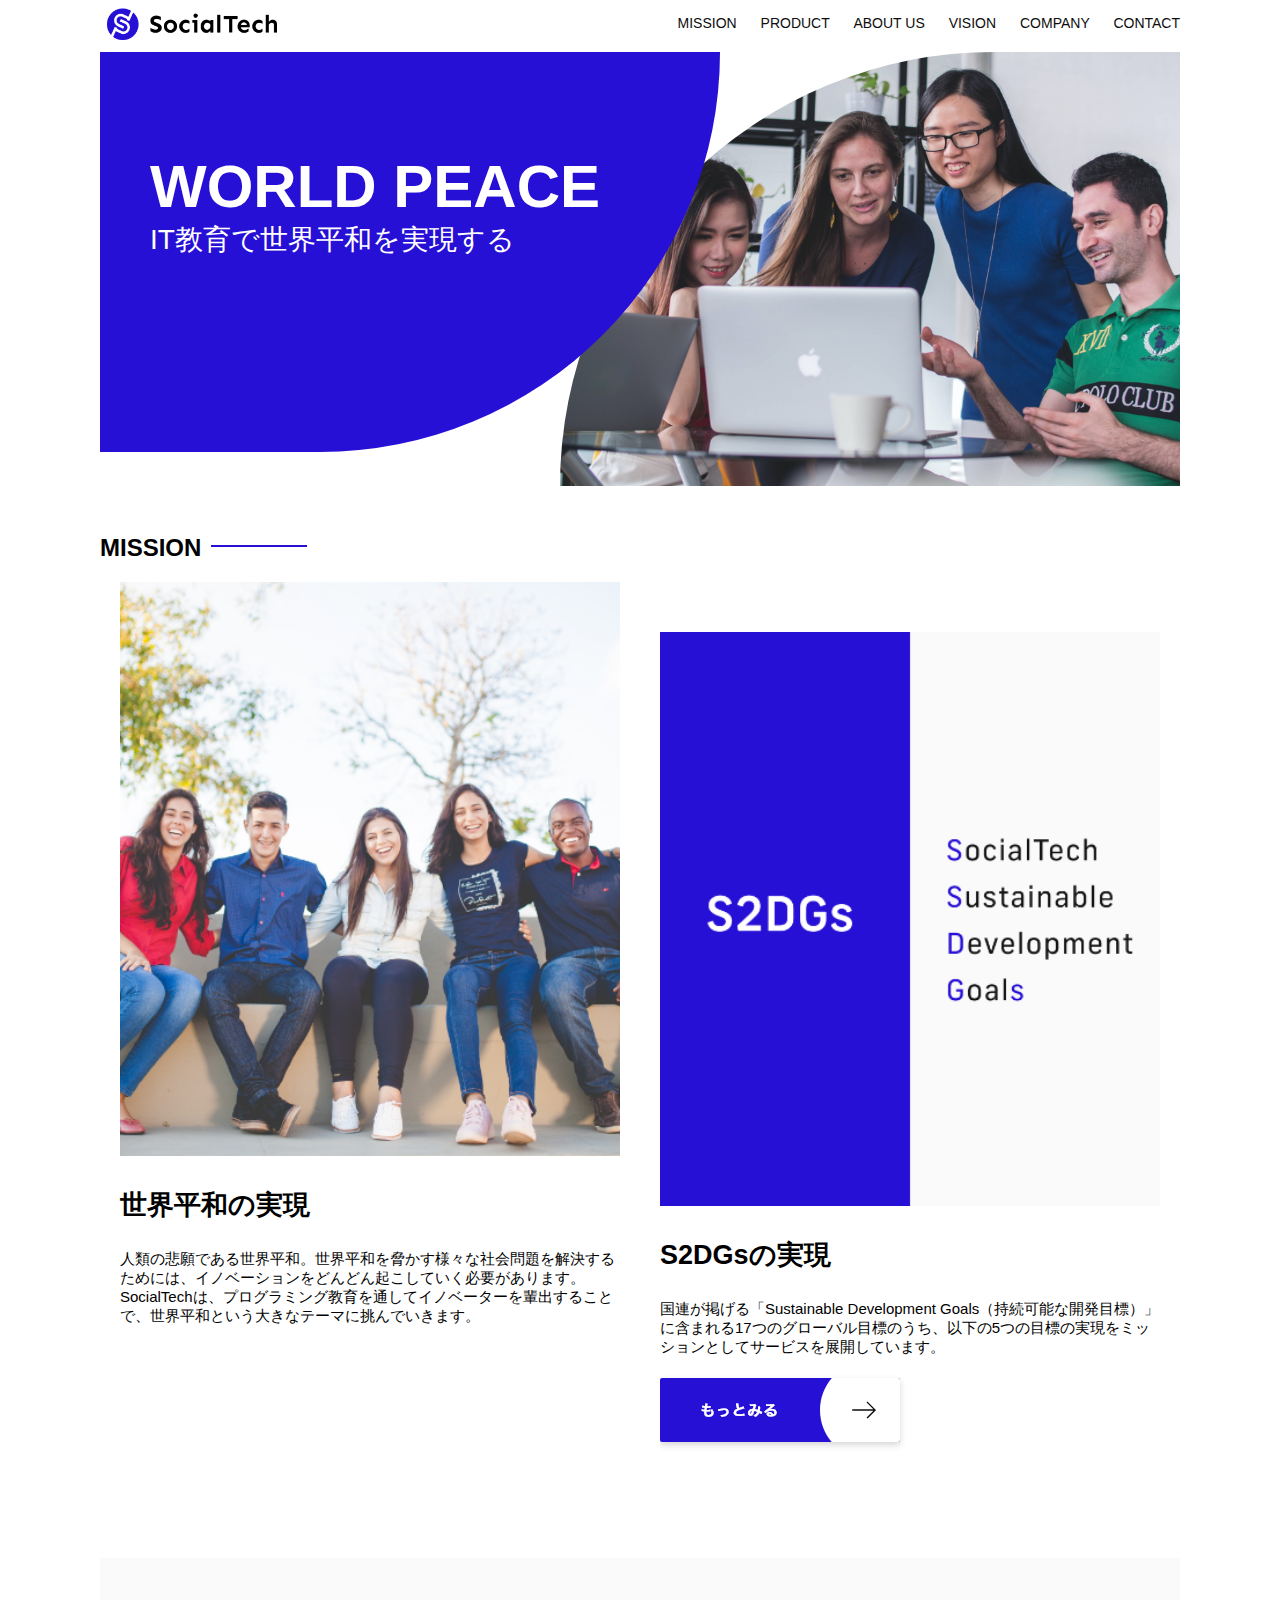
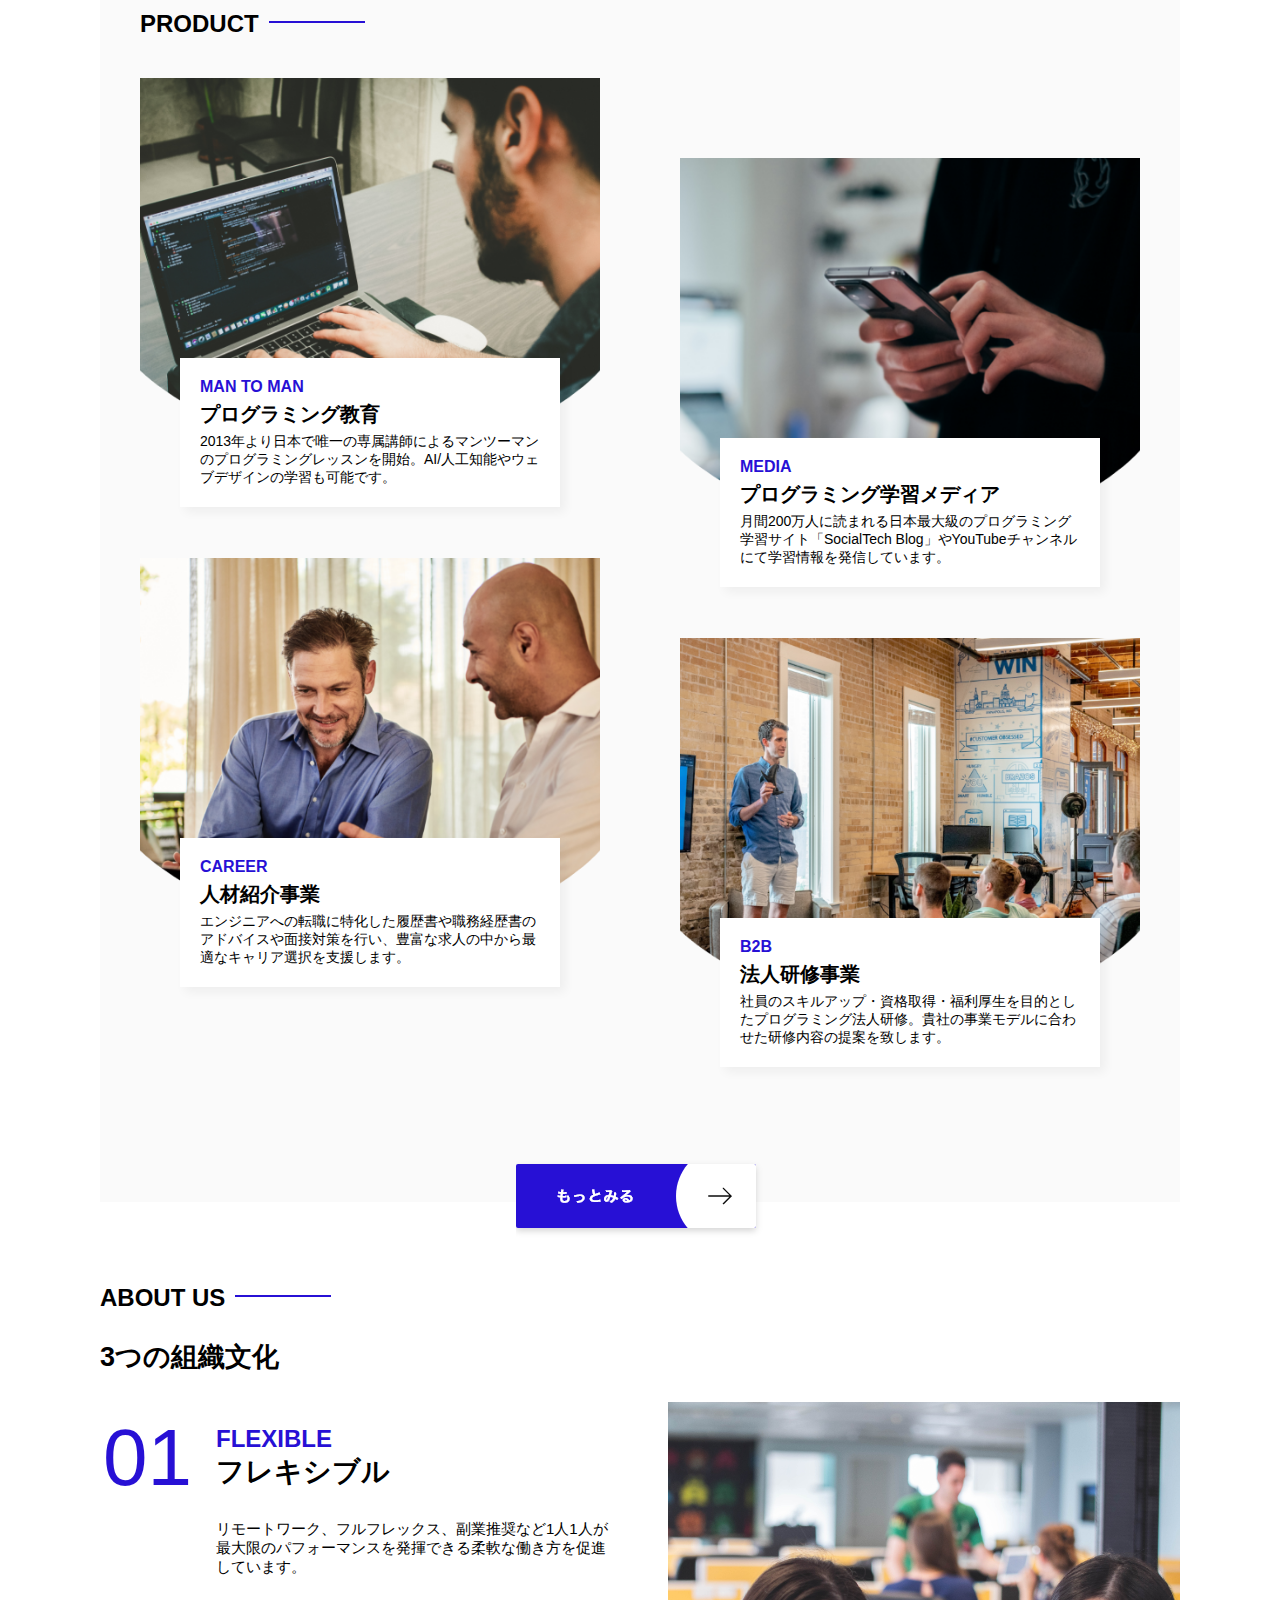
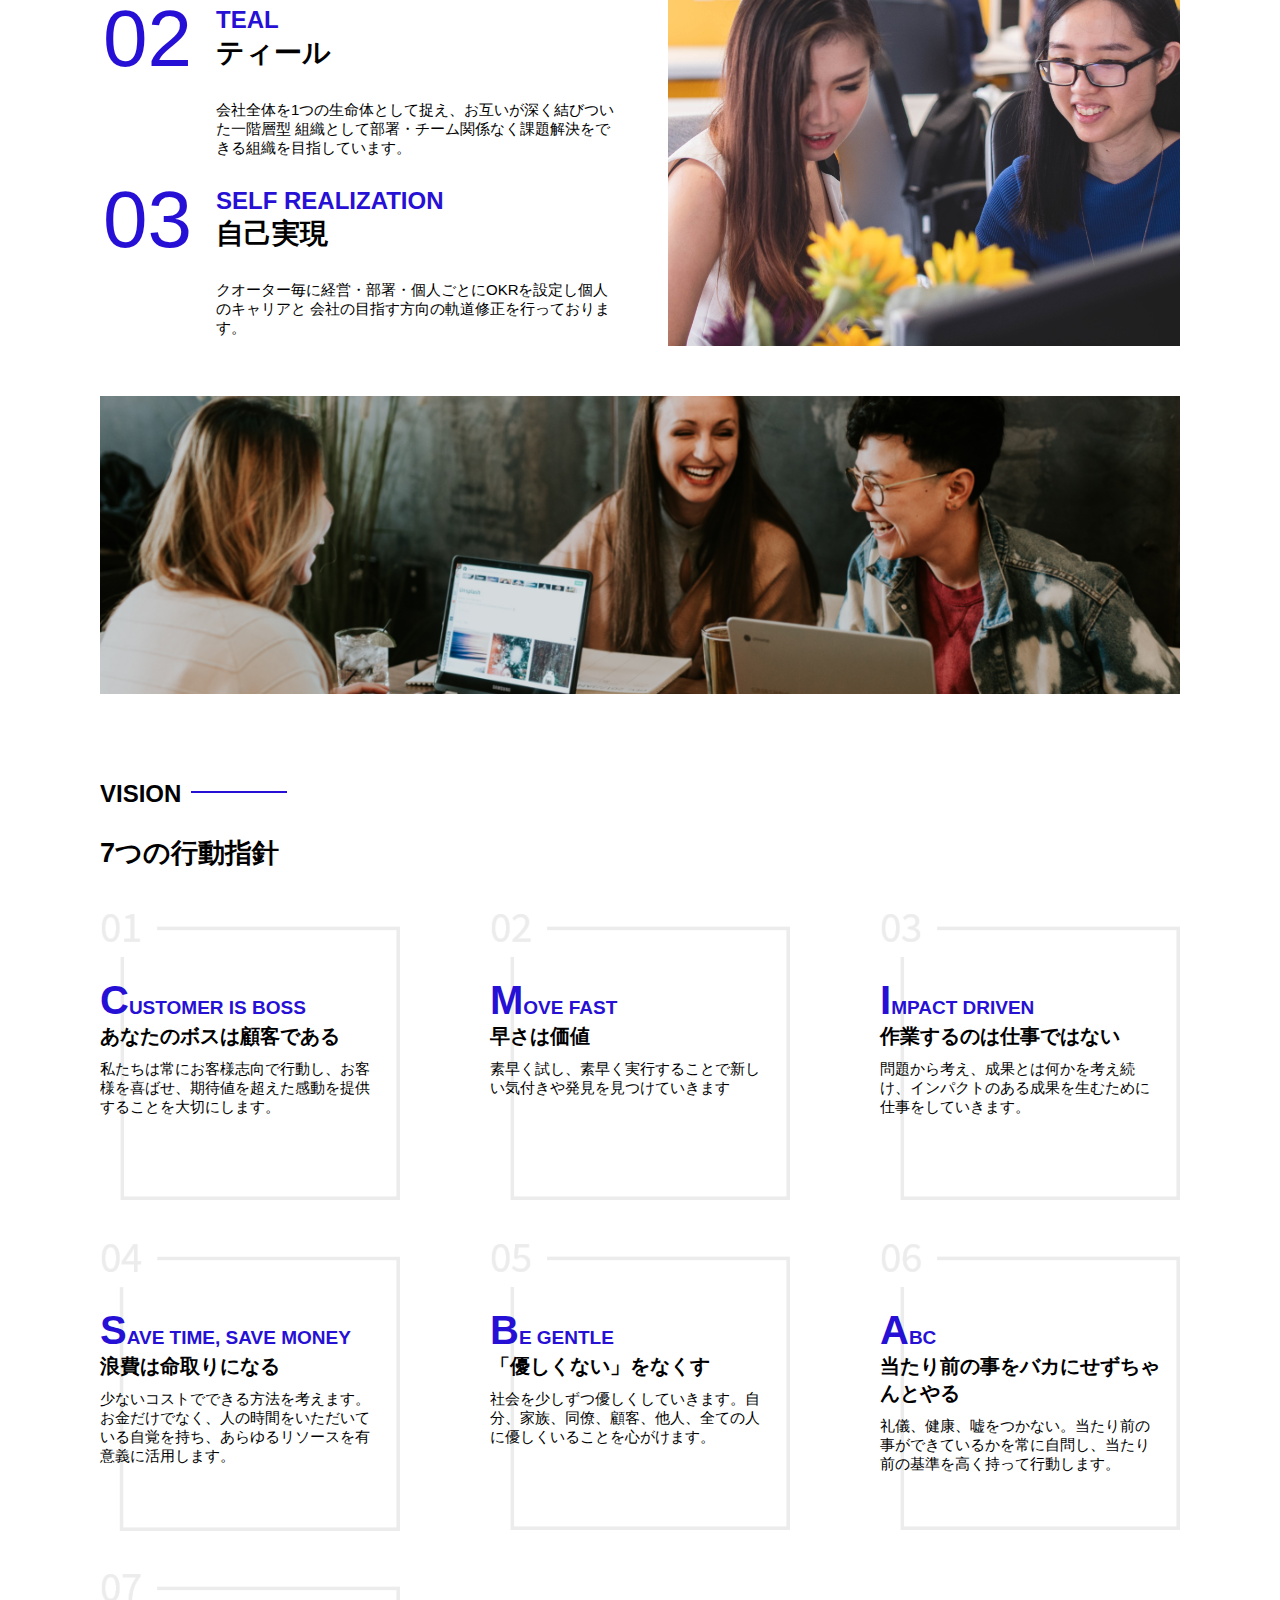
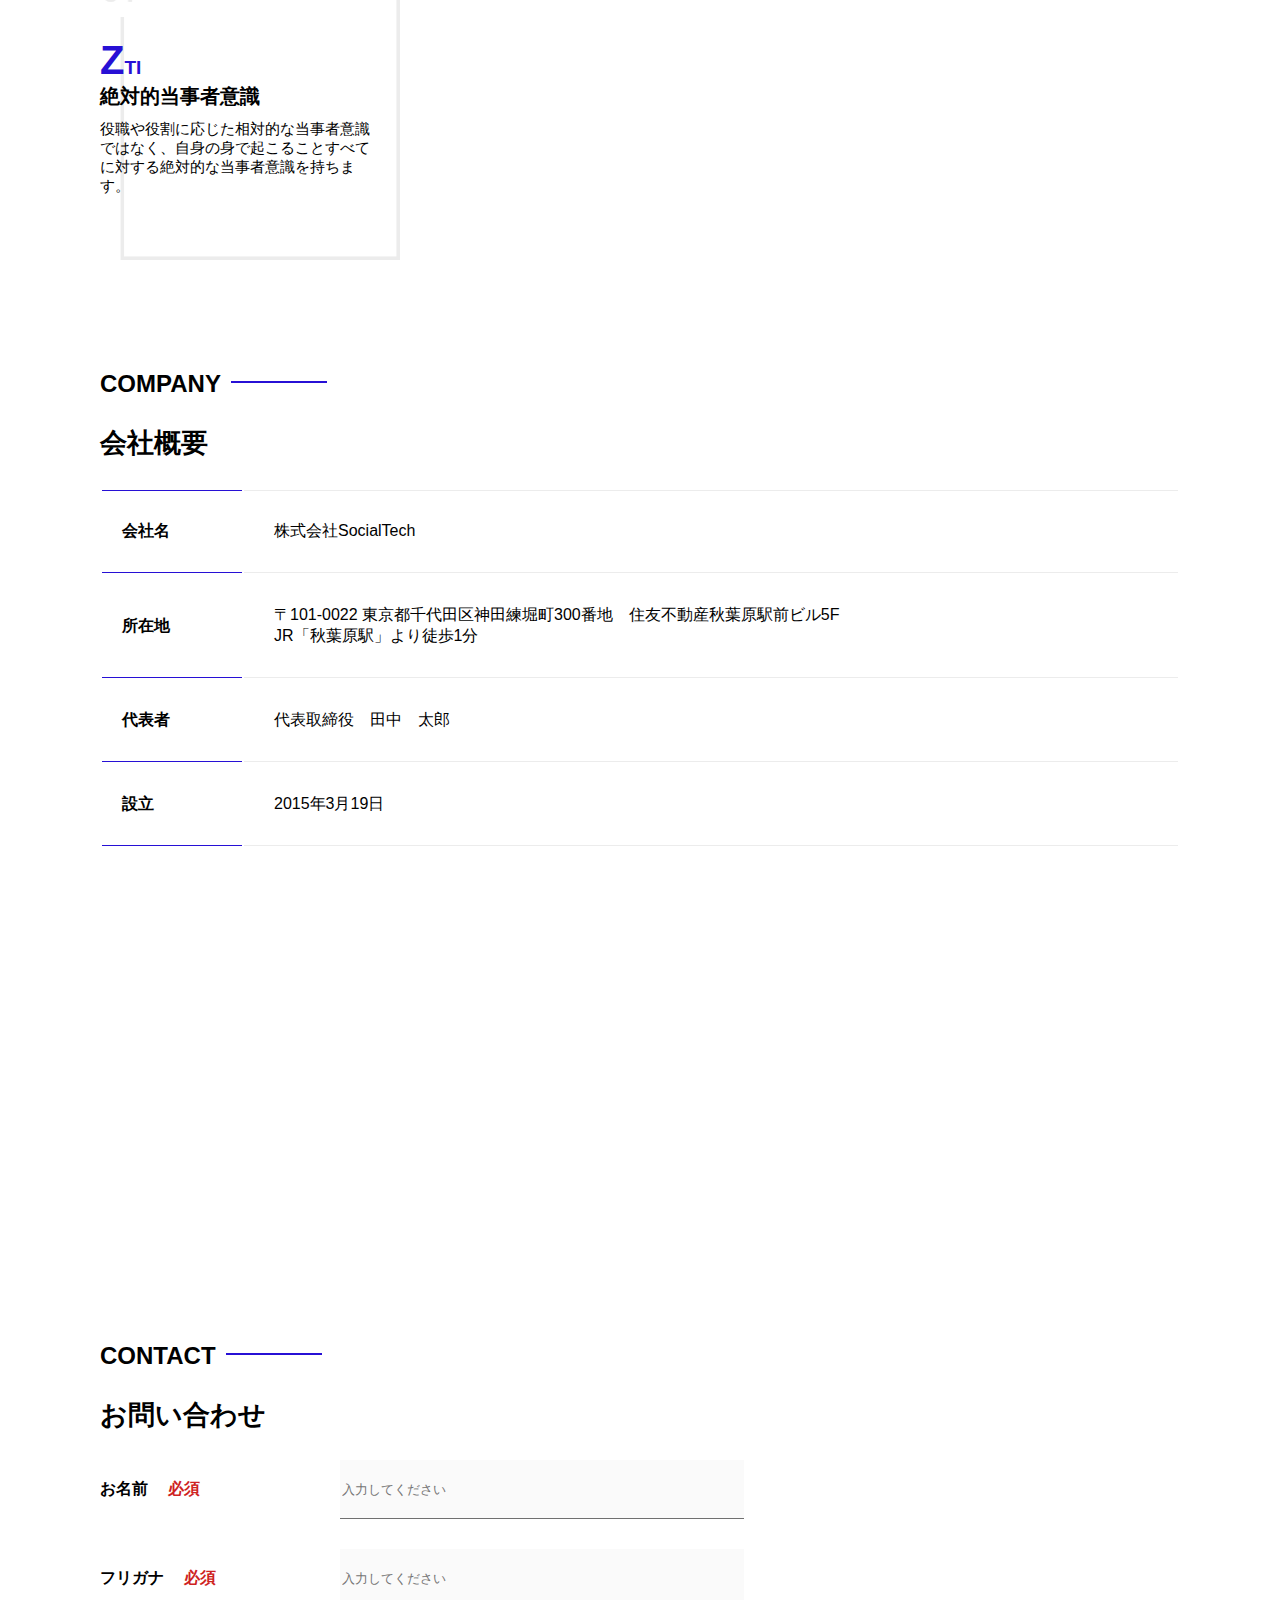
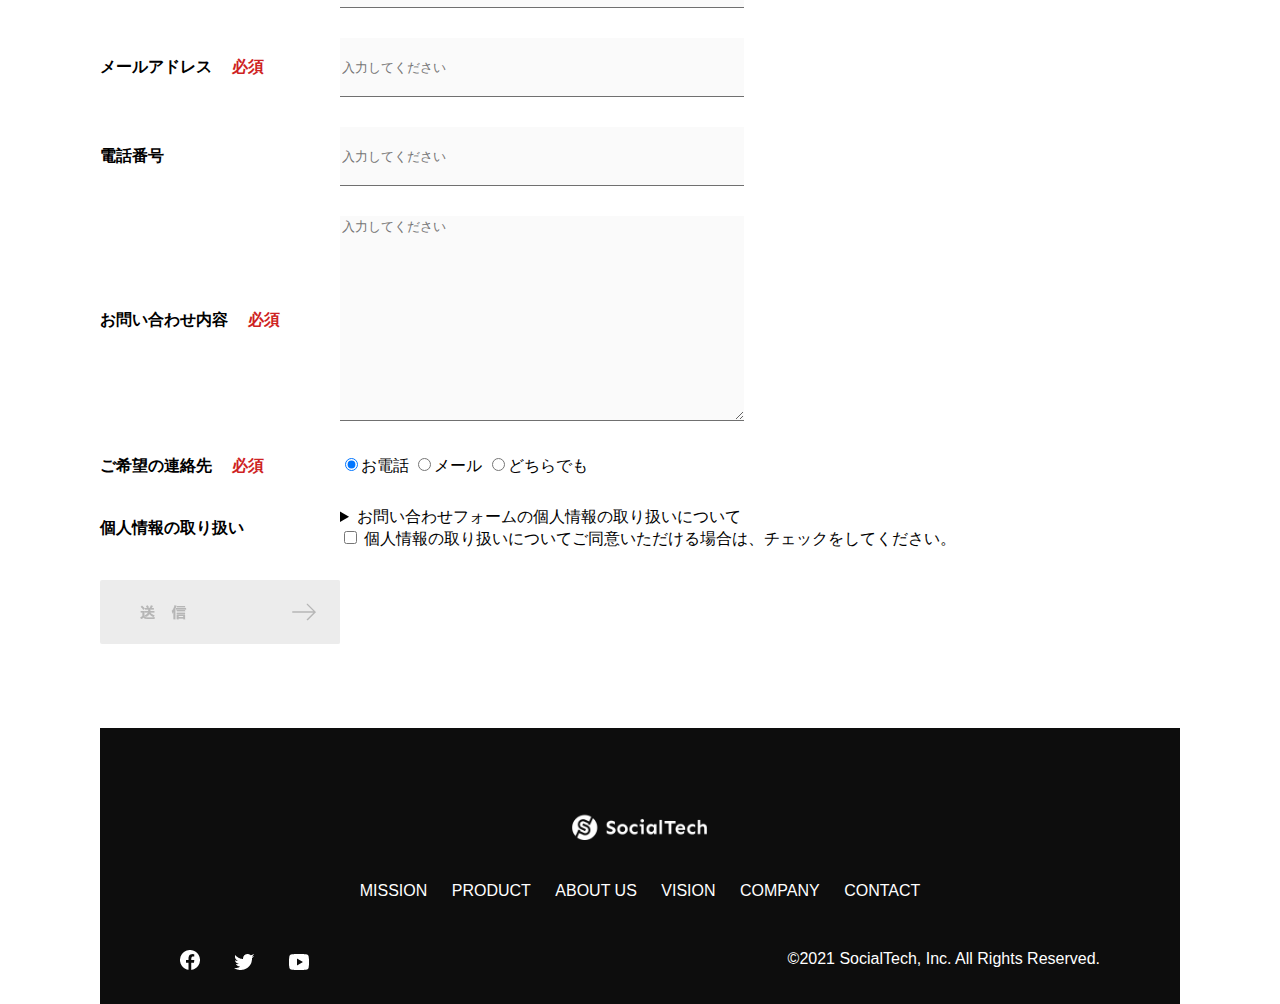
<file: index.html>
<!DOCTYPE html>
<html>
  <head>
    <title>SocialTech</title>
    <meta charset="UTF-8">
    <meta name="description" content="SocialTechはEdTech業界のリーディングカンパニーを目指します。">
    <meta name="viewport" content="width=device-width,initial-scale=1.0">
    <meta name="twitter:card" content="summary">
    <meta name="twitter:site" content="@canna_390392">
    <meta property="og:url" content="https://primula02.github.io/SocialTech/">
    <meta property="og:title" content="SocialTech">
    <meta property="og:description" content="SocialTechはEdTech業界のリーディングカンパニーを目指します。">
    <meta property="og:image" content="https://primula02.github.io/SocialTech/images/logo.png">
   <link rel="stylesheet" href="style.css">
  </head>
    <body>
      <!-- ヘッダー -->
      <header>
        <!-- ロゴ -->
        <a href="index.html" id="logo"><img src="images/logo.png" alt="トップページに戻る"></a>

      <!-- PC用ナビゲーション -->
      <nav id="nav-pc">
      <a href="mission.html">MISSION</a>
      <a href="product.html">PRODUCT</a>
      <a href="index.html#aboutus">ABOUT US</a>
      <a href="index.html#vision">VISION</a>
      <a href="index.html#company">COMPANY</a>
      <a href="index.html#contact">CONTACT</a>
    </nav>
    <!-- スマホ用メニューボタン -->
    <img id="menu-sp" src="images/button-menu.png" alt="ナビゲーションを開く" onclick="document.getElementById('nav-sp').style.display = 'block'">

     <!-- スマホ用ナビゲーション -->
     <nav id="nav-sp">
       <img id="close" src="images/button-close.png" alt="ナビゲーションを閉じる" onclick="document.getElementById('nav-sp').style.display = 'none'">
       <a id="logo-sp" href="index.html" onclick="document.getElementById('nav-sp').style.display = 'none'"><img
           src="images/logo-sp.png" alt="トップページに戻る"></a>
       <a class="menu" href="mission.html" onclick="document.getElementById('nav-sp').style.display = 'none'">MISSION</a>
       <a class="menu" href="product.html" onclick="document.getElementById('nav-sp').style.display = 'none'">PRODUCT</a>
       <a class="menu" href="index.html#aboutus" onclick="document.getElementById('nav-sp').style.display = 'none'">ABOUT
         US</a>
       <a class="menu" href="index.html#vision"
         onclick="document.getElementById('nav-sp').style.display = 'none'">VISION</a>
       <a class="menu" href="index.html#company"
         onclick="document.getElementById('nav-sp').style.display = 'none'">COMPANY</a>
       <a class="menu" href="index.html#contact"
         onclick="document.getElementById('nav-sp').style.display = 'none'">CONTACT</a>
       <div id="sns">
         <a href="https://www.facebook.com/sejuku2013"><img src="images/button-facebook.png" alt="Facebookのリンク"></a>
         <a href="https://twitter.com/samuraijuku"><img src="images/button-twitter.png" alt="Twitterのリンク"></a>
         <a href="https://www.youtube.com/channel/UCCFOQO5aDK0xXam4cUQXT8g"><img src="images/button-youtube.png" alt="YouTubeのリンク"></a>
       </div>
     </nav>
  </header>

<!--======== 後略 ========-->

  <main>
    <article>
     <!-- メインビジュアル -->
     <section id="main-visual">
      <div id="main-message">
          <h1>WORLD PEACE</h1>
          <p>IT教育で世界平和を実現する</p>
      </div>
      <img src="images/index/index-main.png" alt="PCの周りに集まる多国籍の仲間たち">
       </section>

       <!-- ミッション -->
       <section id="mission">
        <h2 class="index-h2">MISSION</h2>
        <div id="mission-flex">
          <div>
            <img id="mission-photo" src="images/index/index-mission.png" alt="屋外のベンチで写真を撮影する多国籍の仲間たち">
            <h3>世界平和の実現</h3>
            <p>
              人類の悲願である世界平和。世界平和を脅かす様々な社会問題を解決するためには、イノベーションをどんどん起こしていく必要があります。<br>SocialTechは、プログラミング教育を通してイノベーターを輩出することで、世界平和という大きなテーマに挑んでいきます。
            </p>
          </div>
        <div>
          <img id="s2dgs" src="images/index/s2dgs.png" alt="S2DGs">
          <h3>S2DGsの実現</h3>
          <p>国連が掲げる「Sustainable Development Goals（持続可能な開発目標）」に含まれる17つのグローバル目標のうち、以下の5つの目標の実現をミッションとしてサービスを展開しています。</p>
          <a href="mission.html">
            <img src="images/button-more.png" alt="もっとみる">
          </a>
      </div>
        </div>
       </section>
        <!-- プロダクト -->
      <section id="product">
        <h2 class="index-h2">PRODUCT</h2>
        <div>
          <div id="product-left">
            <div>
              <img class="product-photo" src="images/index/index-mantoman.png" alt="PCでコードを書く男性">
              <div class="product-explain">
                <span>MAN TO MAN</span>
                <h3>プログラミング教育</h3>
                <p>2013年より日本で唯一の専属講師によるマンツーマンのプログラミングレッスンを開始。AI/人工知能やウェブデザインの学習も可能です。</p>
              </div>
            </div>
            <div>
              <img class="product-photo" src="images/index/index-career.png" alt="笑顔で話し合う2人の男性">
              <div class="product-explain">
                <span>CAREER</span>
                <h3>人材紹介事業</h3>
                <p>エンジニアへの転職に特化した履歴書や職務経歴書のアドバイスや面接対策を行い、豊富な求人の中から最適なキャリア選択を支援します。</p>
              </div>
            </div>
          </div>
          <div id="product-right">
            <div>
              <img class="product-photo" src="images/index/index-media.png" alt="スマートフォンを操作する人">
              <div class="product-explain">
                <span>MEDIA</span>
                <h3>プログラミング学習メディア</h3>
                <p>月間200万人に読まれる日本最大級のプログラミング学習サイト「SocialTech Blog」やYouTubeチャンネルにて学習情報を発信しています。</p>
              </div>
            </div>
            <div>
              <img class="product-photo" src="images/index/index-b2b.png" alt="講演中の男性とそれを聴く人々">
              <div class="product-explain">
                <span>B2B</span>
                <h3>法人研修事業</h3>
                <p>社員のスキルアップ・資格取得・福利厚生を目的としたプログラミング法人研修。貴社の事業モデルに合わせた研修内容の提案を致します。</p>
              </div>
            </div>
          </div>
        </div>
        <div>
          <a id="product-more" href="product.html">
            <img src="images/button-more.png" alt="もっとみる">
          </a>
   </div>
  </section>
    <!---ABOUT US-->
    <section id="aboutus">
      <h2 class="index-h2">ABOUT US</h2>
      <h3>3つの組織文化</h3>
      <div>
        <table class="culture-table">
          <tr>
            <td>
              <span class="culture-num">01</span>
            </td>
            <td>
              <span class="culture-en">FLEXIBLE</span>
              <span class="culture-jp">フレキシブル</span>
            </td>
          </tr>
          <tr>
            <td>
              <!--空のセル-->
            </td>
            <td>
              <p class="culture-description">
                リモートワーク、フルフレックス、副業推奨など1人1人が最大限のパフォーマンスを発揮できる柔軟な働き方を促進しています。
              </p>
            </td>
          </tr>
          <tr>
            <td>
              <span class="culture-num">02</span>
            </td>
            <td>
              <span class="culture-en">TEAL</span>
              <span class="culture-jp">ティール</span>
            </td>
          </tr>
          <tr>
            <td>
              <!--空のセル-->
            </td>
            <td>
              <p class="culture-description">
                会社全体を1つの生命体として捉え、お互いが深く結びついた一階層型
                組織として部署・チーム関係なく課題解決をできる組織を目指しています。
              </p>
            </td>
          </tr>
          <tr>
            <td>
              <span class="culture-num">03</span>
            </td>
            <td>
              <span class="culture-en">SELF REALIZATION</span>
              <span class="culture-jp">自己実現</span>
            </td>
          </tr>
          <tr>
            <td>
              <!--空のセル-->
            </td>
            <td>
              <p class="culture-description">
                クオーター毎に経営・部署・個人ごとにOKRを設定し個人のキャリアと
                会社の目指す方向の軌道修正を行っております。
              </p>
            </td>
          </tr>
        </table>
         <img class="culture-img" src="images/index/index-aboutus1.png" alt="笑顔で話し合う2人の女性">
      </div>
       <img class="culture-img2" src="images/index/index-aboutus2.png" alt="笑顔で話し合う3人の男女">
    </section>
 <!-- VISION -->
 <section id="vision">
  <h2 class="index-h2">VISION</h2>
  <h3>7つの行動指針</h3>
  <div>
    <div class="vision-box">
      <img src="images/index/vision-01.png" alt="01">
      <span>
        <h4>CUSTOMER IS BOSS</h4>
        <h5>あなたのボスは顧客である</h5>
        <p>私たちは常にお客様志向で行動し、お客様を喜ばせ、期待値を超えた感動を提供することを大切にします。</p>
      </span>
  </div>
<div class="vision-box">
  <img src="images/index/vision-02.png" alt="02">
  <span>
    <h4>MOVE FAST</h4>
    <h5>早さは価値</h5>
    <p>素早く試し、素早く実行することで新しい気付きや発見を見つけていきます</p>
  </span>
  </div>
  <div class="vision-box">
    <img src="images/index/vision-03.png" alt="03">
    <span>
      <h4>IMPACT DRIVEN</h4>
      <h5>作業するのは仕事ではない</h5>
      <p>問題から考え、成果とは何かを考え続け、インパクトのある成果を生むために仕事をしていきます。</p>
    </span>
    </div>
    <div class="vision-box">
      <img src="images/index/vision-04.png" alt="04">
      <span>
        <h4>SAVE TIME, SAVE MONEY</h4>
        <h5>浪費は命取りになる</h5>
        <p>少ないコストでできる方法を考えます。お金だけでなく、人の時間をいただいている自覚を持ち、あらゆるリソースを有意義に活用します。</p>
      </span>
      </div>
      <div class="vision-box">
        <img src="images/index/vision-05.png" alt="05">
        <span>
          <h4>BE GENTLE</h4>
          <h5>「優しくない」をなくす</h5>
          <p>社会を少しずつ優しくしていきます。自分、家族、同僚、顧客、他人、全ての人に優しくいることを心がけます。</p>
        </span>
        </div>
        <div class="vision-box">
          <img src="images/index/vision-06.png" alt="06">
          <span>
            <h4>ABC</h4>
            <h5>当たり前の事をバカにせずちゃんとやる</h5>
            <p>礼儀、健康、嘘をつかない。当たり前の事ができているかを常に自問し、当たり前の基準を高く持って行動します。</p>
          </span>
          </div>
          <div class="vision-box">
            <img src="images/index/vision-07.png" alt="07">
            <span>
              <h4>ZTI</h4>
              <h5>絶対的当事者意識</h5>
              <p>役職や役割に応じた相対的な当事者意識ではなく、自身の身で起こることすべてに対する絶対的な当事者意識を持ちます。</p>
            </span>
            </div>
          </div>
      </section>
        <!-- COMPANY -->
        <section id="company">
          <h2 class="index-h2">COMPANY</h2>
          <h3>会社概要</h3>
        <table id="company-table">
          <tr>
            <th class="tableheader-first">会社名</th>
            <td class="cell-first">株式会社SocialTech</td>
          </tr>
          <tr>
            <th class="tableheader">所在地</th>
            <td class="cell">〒101-0022 東京都千代田区神田練堀町300番地　住友不動産秋葉原駅前ビル5F<br>JR「秋葉原駅」より徒歩1分</td>
          </tr>
          <tr>
            <th class="tableheader">代表者</th>
            <td class="cell">代表取締役　田中　太郎</td>
          </tr>
          <tr>
            <th class="tableheader">設立</th>
            <td class="cell">2015年3月19日</td>
            </tr>
          </table>
              <iframe
              src="https://www.google.com/maps/embed?pb=!1m18!1m12!1m3!1d3240.0688551336807!2d139.7720776771055!3d35.69992317258124!2m3!1f0!2f0!3f0!3m2!1i1024!2i768!4f13.1!3m3!1m2!1s0x60188fee13660e23%3A0x77137876edf742ac!2z5L2P5Y-L5LiN5YuV55Sj56eL6JGJ5Y6f6aeF5YmN44OT44Or!5e0!3m2!1sja!2sjp!4v1704858013291!5m2!1sja!2sjp"
              style="border:0;" allowfullscreen="" loading="lazy"> 
            </iframe>
        </section>
          <!-- お問い合わせフォーム -->
          <section id="contact">
            <h2 class="index-h2">CONTACT</h2>
            <h3>お問い合わせ</h3>
            <form>
              <div>
                <div class="contact-heading">
                  <label class="contact-label">お名前<span class="contact-span">必須</span></label>
                </div>
                <div>
                  <input type="text" name="name" placeholder="入力してください" class="contact-textbox">
                </div>
              </div>
              <div>
              <div class="contact-heading">
                <label class="contact-label">フリガナ<span class="contact-span">必須</span></label>
              </div>
              <div>
                <input type="text" name="hurigana" placeholder="入力してください" class="contact-textbox">
            </div>
          </div>
          <div>
            <div class="contact-heading">
            <label class="contact-label">メールアドレス<span class="contact-span">必須</span></label> 
         </div>
         <div>
          <input type="text" name="email" placeholder="入力してください" class="contact-textbox">
         </div>
         </div>
         <div>
          <div class="contact-heading">
            <label class="contact-label">電話番号</label>
          </div>
          <div>
            <input type="text" name="tel" placeholder="入力してください" class="contact-textbox">
          </div>
        </div>
        <div>
          <div class="contact-heading">
            <label class="contact-label">お問い合わせ内容<span class="contact-span">必須</span></label>   
          </div>
        <div>
          <textarea class="contact-textarea" placeholder="入力してください" name="message"></textarea>
        </div>
        </div>
        <div>
        <div class="contact-heading">
          <label class="contact-label">ご希望の連絡先<span class="contact-span">必須</span></label>   
        </div>
        <div>
          <input class="radiobutton" type="radio" value="tel" name="contact" checked><label>お電話</label>
          <input class="radiobutton" type="radio" value="mail" name="contact"><label>メール</label>
          <input class="radiobutton" type="radio" value="both" name="contact"><label>どちらでも</label>
        </div>
       </div>
       <div>
       <div class="contact-heading">
        <label class="contact-label">個人情報の取り扱い</label>   
      </div>
      <div>
        <details>
          <summary>お問い合わせフォームの個人情報の取り扱いについて</summary>
          <div>
            <span>１．組織の名称又は氏名</span><br>
            株式会社SocialTech<br><br>
            <span>２．個人情報保護管理者（若しくはその代理人）の氏名又は職名、所属及び連絡先
              鈴木 一郎 コーポレート部</span><br>
            メールアドレス：samurai@example.com<br>
            TEL：03-1234-5678<br>
            <span>３．個人情報の利用目的</span><br>
            ・本サービス及び本サービスに関連する情報の提供又はそれらに関する連絡のため<br>
            ・ユーザーの本人確認のため<br>
            ・当社サービスのご案内のため<br>
            ・当社の商品等の広告または宣伝（電子メールによるものを含むものとします。）<br><br>
            <span>４．個人情報の取り扱い業務の委託</span><br>
            個人情報の取扱業務の全部または一部を外部に業務委託する場合があります。<br>
            その際、弊社は、個人情報を適切に保護できる管理体制を敷き実行していることを条件として<br>
            委託先を厳選したうえで、機密保持契約を委託先と締結し、お客様の個人情報を厳密に管理させます。<br><br>
            <span>５．個人情報の開示等の請求</span><br>
            お客様は、弊社に対してご自身の個人情報の開示等（利用目的の通知、開示、内容の訂正・追加・削除、利用の停止または消去、第三者への提供の停止）に関して、当社問合わせ窓口に申し出ることができます。<br>
            その際、弊社はお客様ご本人を確認させていただいたうえで、合理的な期間内に対応いたします。<br><br>
            なお、個人情報に関する弊社問合わせ先は、次の通りです。<br><br>
            株式会社SocialTech　個人情報問合せ窓口<br>
            〒101-0022 東京都千代田区神田練塀町300番地 住友不動産秋葉原駅前ビル5F<br>
            メールアドレス：samurai@example.com　TEL：03-1234-5678<br><br>
            <span>６．個人情報を提供されることの任意性について</span><br><br>
            お客様がご自身の個人情報を弊社に提供されるか否かは、お客様のご判断によりますが、もしご提供されない場合には、適切なサービスが提供できない場合がありますので予めご了承ください。
          </div>
        </details>
        <input type="checkbox" name="agree">
        <span>個人情報の取り扱いについてご同意いただける場合は、チェックをしてください。</span>
      </div>
     </div>
     <input type="image" src="images/button-submit.png" alt="送信する">
    </form>
   </section>
  </article>
  <footer>
    <div id="footer-logo">
      <img src="images/logo-sp.png" alt="SocialTech">
    </div>
    <div id="footer-link">
      <a href="mission.html">MISSION</a>
      <a href="product.html">PRODUCT</a>
      <a href="index.html#aboutus">ABOUT US</a>
      <a href="index.html#vision">VISION</a>
      <a href="index.html#company">COMPANY</a>
      <a href="index.html#contact">CONTACT</a>
    </div>
    <div id="sns-footer">
      <a href="https://www.facebook.com/sejuku2013"><img src="images/button-facebook.png" alt="Facebookのリンク"></a>
      <a href="https://twitter.com/samuraijuku"><img src="images/button-twitter.png" alt="Twitterのリンク"></a>
      <a href="https://www.youtube.com/channel/UCCFOQO5aDK0xXam4cUQXT8g"><img src="images/button-youtube.png" alt="YouTubeのリンク"></a>
       <span id="copyright">&copy;2021 SocialTech, Inc. All Rights Reserved. </span>
    </div>
  </footer>
</main>
</body>

</html>
</file>
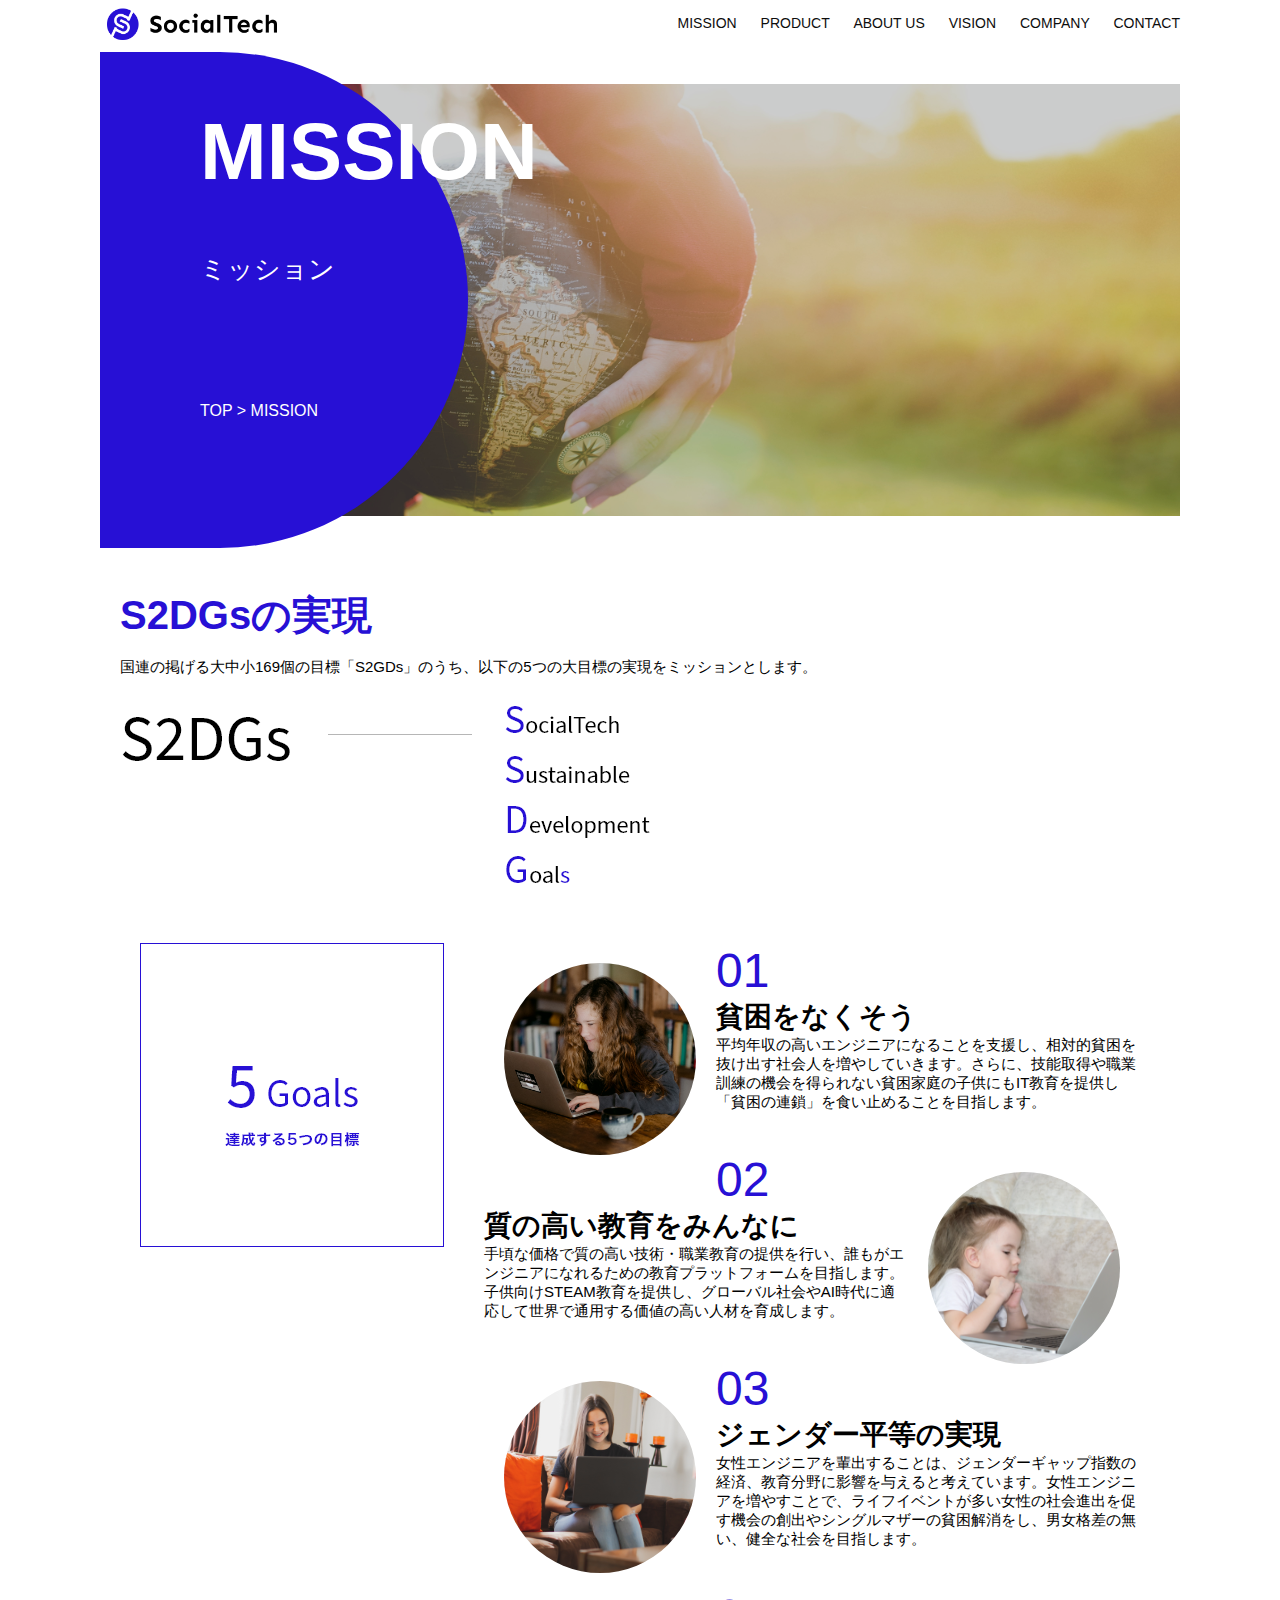
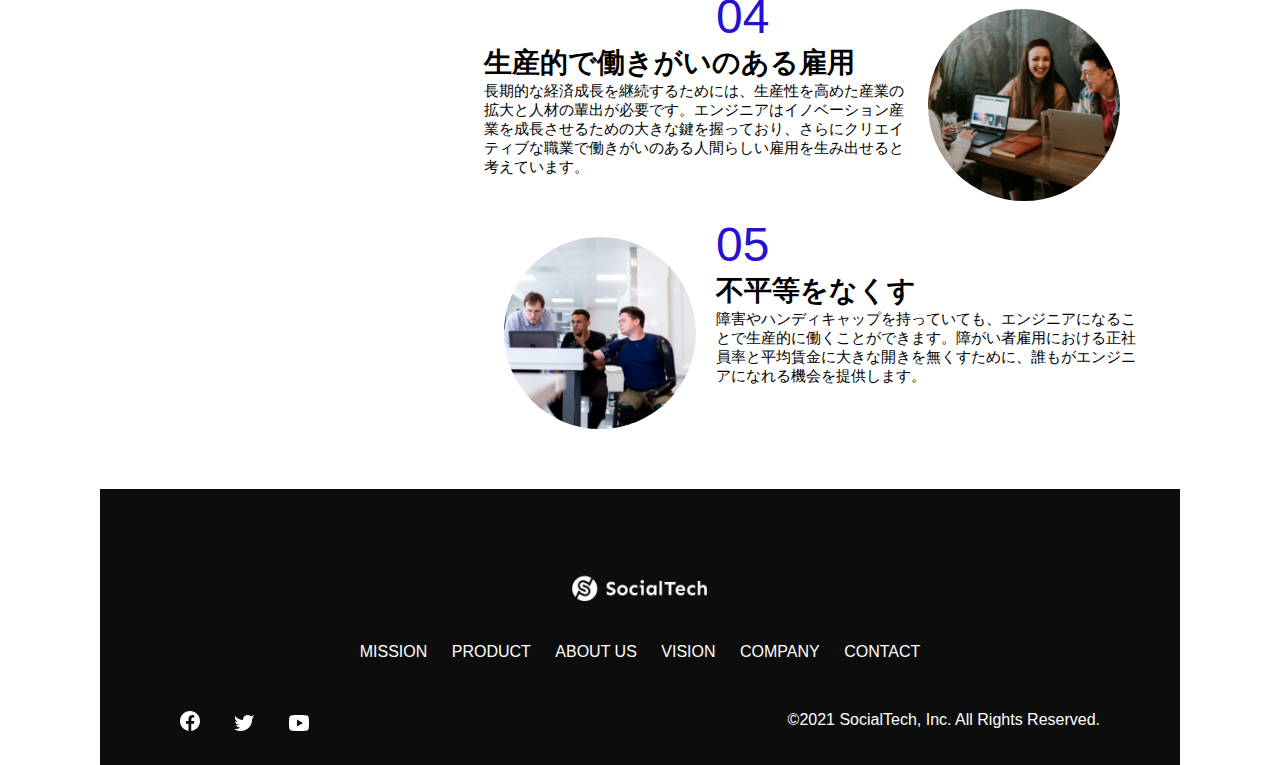
<file: mission.html>
<!DOCTYPE html>
<html>
  <head>
    <title>SocialTech - MISSION ミッション -</title>
    <meta charset="utf-8">
    <meta name="description" content="SocialTechが目指す5つの目標（S2DGs）を紹介します">
    <meta name="viewport" content="width=device-width, initial-scale=1.0">
    <link rel="stylesheet" href="style.css">
</head>

<body>
  <!-- ヘッダー -->
  <header>
    <!-- ロゴ -->
    <a href="index.html" id="logo"><img src="images/logo.png" alt="トップページに戻る"></a>

    <!-- PC用ナビゲーション -->
    <nav id="nav-pc">
      <a href="mission.html">MISSION</a>
      <a href="product.html">PRODUCT</a>
      <a href="index.html#aboutus">ABOUT US</a>
      <a href="index.html#vision">VISION</a>
      <a href="index.html#company">COMPANY</a>
      <a href="index.html#contact">CONTACT</a>
    </nav>

    <!-- スマホ用メニューボタン -->
    <img id="menu-sp" src="images/button-menu.png" alt="ナビゲーションを開く" onclick="document.getElementById('nav-sp').style.display = 'block'">

    <!-- スマホ用ナビゲーション -->
    <nav id="nav-sp">
      <img id="close" src="images/button-close.png" alt="ナビゲーションを閉じる" onclick="document.getElementById('nav-sp').style.display = 'none'">
      <a id="logo-sp" href="index.html" onclick="document.getElementById('nav-sp').style.display = 'none'"><img
          src="images/logo-sp.png" alt="トップページに戻る"></a>
      <a class="menu" href="mission.html" onclick="document.getElementById('nav-sp').style.display = 'none'">MISSION</a>
      <a class="menu" href="product.html" onclick="document.getElementById('nav-sp').style.display = 'none'">PRODUCT</a>
      <a class="menu" href="index.html#aboutus" onclick="document.getElementById('nav-sp').style.display = 'none'">ABOUT
        US</a>
      <a class="menu" href="index.html#vision"
        onclick="document.getElementById('nav-sp').style.display = 'none'">VISION</a>
      <a class="menu" href="index.html#company"
        onclick="document.getElementById('nav-sp').style.display = 'none'">COMPANY</a>
      <a class="menu" href="index.html#contact"
        onclick="document.getElementById('nav-sp').style.display = 'none'">CONTACT</a>
      <div id="sns">
        <a href="https://www.facebook.com/sejuku2013"><img src="images/button-facebook.png" alt="Facebookのリンク"></a>
        <a href="https://twitter.com/samuraijuku"><img src="images/button-twitter.png" alt="Twitterのリンク"></a>
        <a href="https://www.youtube.com/channel/UCCFOQO5aDK0xXam4cUQXT8g"><img src="images/button-youtube.png" alt="YouTubeのリンク"></a>
      </div>
    </nav>
  </header>
  <main>
    <article>
      <section id="mission-main">
        <div id="mission-title">
          <h1>MISSION</h1>
          <span>ミッション</span>
          <div>TOP > MISSION</div>
        </div>
    </section>
    <section id="mission-s2dgs">
      <h2 class="mission-h2">S2DGsの実現</h2>
      <p>国連の掲げる大中小169個の目標「S2GDs」のうち、以下の5つの大目標の実現をミッションとします。</p>
      <img src="images/mission/mission-s2dgs.png" alt="S2DGs">
    </section>
    <section id="mission-5goals">
      <div>
        <img id="s2dgs-image" src="images/mission/mission-5goals.png" alt="5Goals">
      </div>
       <div>
         <div>
           <img class="fivegoals-image-left" src="images/mission/mission-5goals01.png" alt="PCを操作する女の子">
           <span class="fivegoals-number">01</span>
           <h3 class="fivegoals-h3">貧困をなくそう</h3>
           <p class="fivegoals-p">
             平均年収の高いエンジニアになることを支援し、相対的貧困を抜け出す社会人を増やしていきます。さらに、技能取得や職業訓練の機会を得られない貧困家庭の子供にもIT教育を提供し「貧困の連鎖」を食い止めることを目指します。
           </p>
         </div>
 
         <div>
           <img class="fivegoals-image-right" src="images/mission/mission-5goals02.png" alt="PCを見つめる小さい女の子">
           <span class="fivegoals-number">02</span>
           <h3 class="fivegoals-h3">質の高い教育をみんなに</h3>
           <p class="fivegoals-p">
             手頃な価格で質の高い技術・職業教育の提供を行い、誰もがエンジニアになれるための教育プラットフォームを目指します。子供向けSTEAM教育を提供し、グローバル社会やAI時代に適応して世界で通用する価値の高い人材を育成します。
           </p>
         </div>
 
         <div>
           <img class="fivegoals-image-left" src="images/mission/mission-5goals03.png" alt="PCを操作する女性">
           <span class="fivegoals-number">03</span>
           <h3 class="fivegoals-h3">ジェンダー平等の実現</h3>
           <p class="fivegoals-p">
             女性エンジニアを輩出することは、ジェンダーギャップ指数の経済、教育分野に影響を与えると考えています。女性エンジニアを増やすことで、ライフイベントが多い女性の社会進出を促す機会の創出やシングルマザーの貧困解消をし、男女格差の無い、健全な社会を目指します。
           </p>
         </div>
 
         <div>
           <img class="fivegoals-image-right" src="images/mission/mission-5goals04.png" alt="笑顔で話し合う3人の男女">
           <span class="fivegoals-number">04</span>
           <h3 class="fivegoals-h3">生産的で働きがいのある雇用</h3>
           <p class="fivegoals-p">
             長期的な経済成長を継続するためには、生産性を高めた産業の拡大と人材の輩出が必要です。エンジニアはイノベーション産業を成長させるための大きな鍵を握っており、さらにクリエイティブな職業で働きがいのある人間らしい雇用を生み出せると考えています。
           </p>
         </div>
 
         <div>
           <img class="fivegoals-image-left" src="images/mission/mission-5goals05.png" alt="障害を持つ男性が生き生きと働く様子">
           <span class="fivegoals-number">05</span>
           <h3 class="fivegoals-h3">不平等をなくす</h3>
           <p class="fivegoals-p">
             障害やハンディキャップを持っていても、エンジニアになることで生産的に働くことができます。障がい者雇用における正社員率と平均賃金に大きな開きを無くすために、誰もがエンジニアになれる機会を提供します。
           </p>
         </div>
       </div>
    </section>
  </article>
    <footer>
      <div id="footer-logo">
        <img src="images/logo-sp.png" alt="SocialTech">
      </div>
      <div id="footer-link">
        <a href="mission.html">MISSION</a>
        <a href="product.html">PRODUCT</a>
        <a href="index.html#aboutus">ABOUT US</a>
        <a href="index.html#vision">VISION</a>
        <a href="index.html#company">COMPANY</a>
        <a href="index.html#contact">CONTACT</a>
      </div>
      <div id="sns-footer">
        <a href="https://www.facebook.com/sejuku2013"><img src="images/button-facebook.png" alt="Facebookのリンク"></a>
        <a href="https://twitter.com/samuraijuku"><img src="images/button-twitter.png" alt="Twitterのリンク"></a>
        <a href="https://www.youtube.com/channel/UCCFOQO5aDK0xXam4cUQXT8g"><img src="images/button-youtube.png" alt="YouTubeのリンク"></a>
        <span id="copyright">&copy;2021 SocialTech, Inc. All Rights Reserved. </span>
      </div>
    </footer>
  </main>
  <article>
 </article>

</body>



</html>
</file>
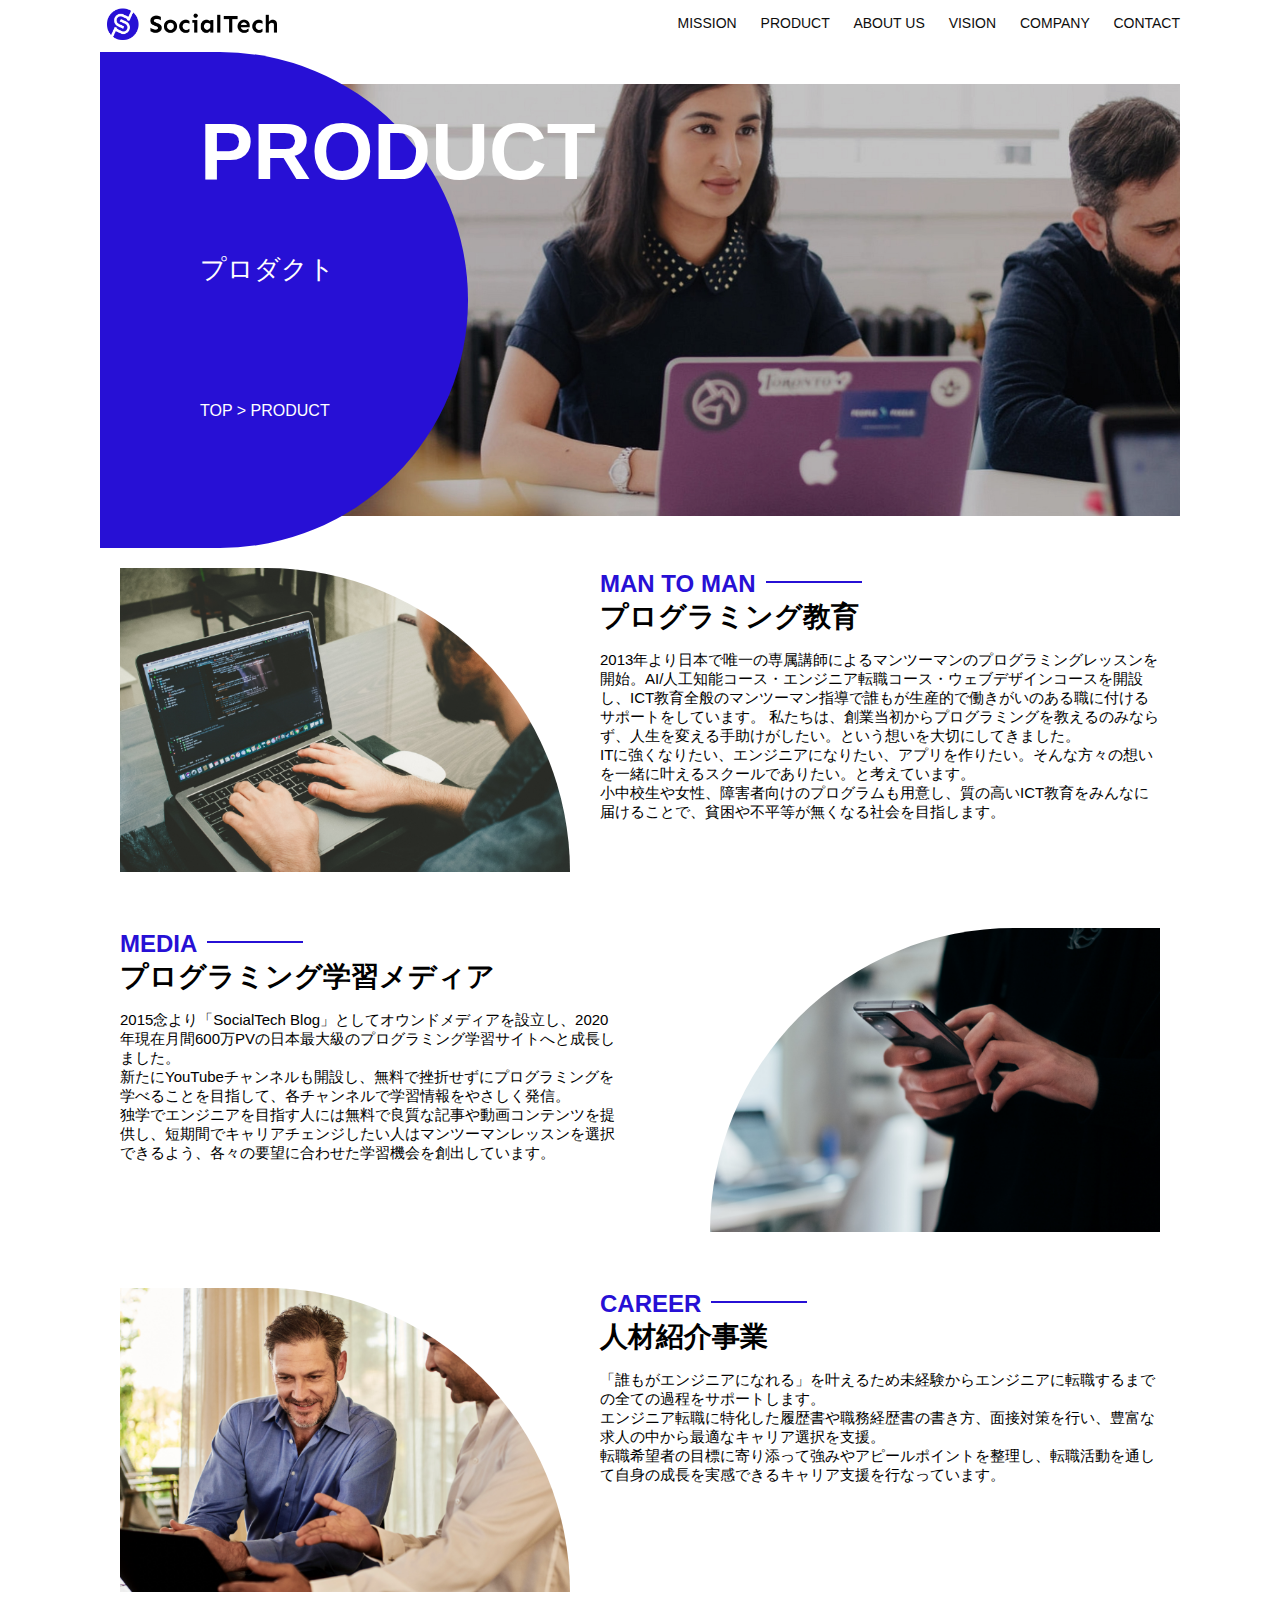
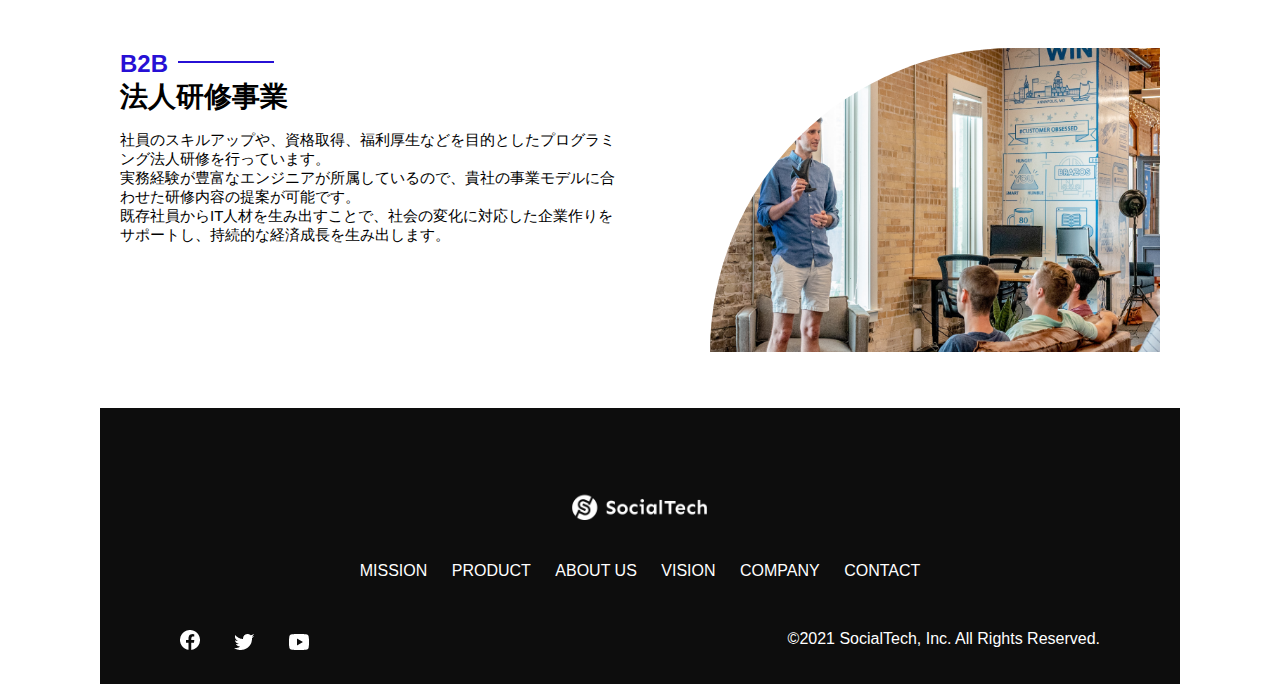
<file: product.html>
<!DOCTYPE html>
<html>
  <head>
  <title>SocialTech -PRODUCT プロダクト-</title>
  <meta charset="utf-8">
  <meta name="description" content="SocialTechの4つのプロダクトを紹介します">
  <meta name="viewport" content="width=device-width,initial-scale=1.0">
  <link rel="stylesheet" href="style.css">
  </head>

  <body>
<!-- ヘッダー -->
<header>
<!-- ロゴ -->
<a href="index.html" id="logo"><img src="images/logo.png" alt="トップページに戻る"></a>

<!-- PC用ナビゲーション -->
<nav id="nav-pc">
<a href="mission.html">MISSION</a>
<a href="product.html">PRODUCT</a>
<a href="index.html#aboutus">ABOUT US</a>
<a href="index.html#vision">VISION</a>
<a href="index.html#company">COMPANY</a>
<a href="index.html#contact">CONTACT</a>
</nav>

<!-- スマホ用メニューボタン -->
<img id="menu-sp" src="images/button-menu.png" alt="ナビゲーションを開く" onclick="document.getElementById('nav-sp').style.display = 'block'">

<!-- スマホ用ナビゲーション -->
<nav id="nav-sp">
  <img id="close" src="images/button-close.png" alt="ナビゲーションを閉じる" onclick="document.getElementById('nav-sp').style.display = 'none'">
  <a id="logo-sp" href="index.html" onclick="document.getElementById('nav-sp').style.display = 'none'"><img
      src="images/logo-sp.png" alt="トップページに戻る"></a>
  <a class="menu" href="mission.html" onclick="document.getElementById('nav-sp').style.display = 'none'">MISSION</a>
  <a class="menu" href="product.html" onclick="document.getElementById('nav-sp').style.display = 'none'">PRODUCT</a>
  <a class="menu" href="index.html#aboutus" onclick="document.getElementById('nav-sp').style.display = 'none'">ABOUT
    US</a>
  <a class="menu" href="index.html#vision"
    onclick="document.getElementById('nav-sp').style.display = 'none'">VISION</a>
  <a class="menu" href="index.html#company"
    onclick="document.getElementById('nav-sp').style.display = 'none'">COMPANY</a>
  <a class="menu" href="index.html#contact"
    onclick="document.getElementById('nav-sp').style.display = 'none'">CONTACT</a>
  <div id="sns">
    <a href="https://www.facebook.com/sejuku2013"><img src="images/button-facebook.png" alt="Facebookのリンク"></a>
    <a href="https://twitter.com/samuraijuku"><img src="images/button-twitter.png" alt="Twitterのリンク"></a>
    <a href="https://www.youtube.com/channel/UCCFOQO5aDK0xXam4cUQXT8g"><img src="images/button-youtube.png" alt="YouTubeのリンク"></a>
  </div>
</nav>
</header>
<main>
<article>
<section id="product-main">
  <div id="product-title">
  <h1>PRODUCT</h1>
  <span>プロダクト</span>
  <div>TOP > PRODUCT</div>
</div>
</section>
<section class="product-section1">
<img src="images/product/product-mantoman.png" alt="PCでコードを書く男性">
<div>
<h2 class="product-h2">MAN TO MAN</h2>
<h3 class="product-h3">プログラミング教育</h3>
<p>
  2013年より日本で唯一の専属講師によるマンツーマンのプログラミングレッスンを開始。AI/人工知能コース・エンジニア転職コース・ウェブデザインコースを開設し、ICT教育全般のマンツーマン指導で誰もが生産的で働きがいのある職に付けるサポートをしています。
  私たちは、創業当初からプログラミングを教えるのみならず、人生を変える手助けがしたい。という想いを大切にしてきました。<br>ITに強くなりたい、エンジニアになりたい、アプリを作りたい。そんな方々の想いを一緒に叶えるスクールでありたい。と考えています。<br>小中校生や女性、障害者向けのプログラムも用意し、質の高いICT教育をみんなに届けることで、貧困や不平等が無くなる社会を目指します。
</p>
</div>
</section>
<section class="product-section2">
  <div>
    <h2 class="product-h2">MEDIA</h2>
    <h3 class="product-h3">プログラミング学習メディア</h3>
    <p>2015念より「SocialTech
      Blog」としてオウンドメディアを設立し、2020年現在月間600万PVの日本最大級のプログラミング学習サイトへと成長しました。<br>新たにYouTubeチャンネルも開設し、無料で挫折せずにプログラミングを学べることを目指して、各チャンネルで学習情報をやさしく発信。<br>独学でエンジニアを目指す人には無料で良質な記事や動画コンテンツを提供し、短期間でキャリアチェンジしたい人はマンツーマンレッスンを選択できるよう、各々の要望に合わせた学習機会を創出しています。
</p>
</div>
<img srcset="images/product/product-media.png" alt="スマートフォンを操作する人">
</section>
<section class="product-section1">
  <img src="images/product/product-career.png" alt="笑顔で話し合う2人の男性">
  <div>
    <h2 class="product-h2">CAREER</h2>
    <h3 class="product-h3">人材紹介事業</h3>
    <p>
      「誰もがエンジニアになれる」を叶えるため未経験からエンジニアに転職するまでの全ての過程をサポートします。<br>エンジニア転職に特化した履歴書や職務経歴書の書き方、面接対策を行い、豊富な求人の中から最適なキャリア選択を支援。<br>転職希望者の目標に寄り添って強みやアピールポイントを整理し、転職活動を通して自身の成長を実感できるキャリア支援を行なっています。<br>
    </p>
    </div>
    </section>
    <section class="product-section2">
      <div>
        <h2 class="product-h2">B2B</h2>
        <h3 class="product-h3">法人研修事業</h3>
       <p>
        社員のスキルアップや、資格取得、福利厚生などを目的としたプログラミング法人研修を行っています。<br>実務経験が豊富なエンジニアが所属しているので、貴社の事業モデルに合わせた研修内容の提案が可能です。<br>既存社員からIT人材を生み出すことで、社会の変化に対応した企業作りをサポートし、持続的な経済成長を生み出します。
      </p>
    </div>
    <img src="images/product/product-b2b.png" alt="講演中の男性とそれを聴く人々">
  </section>

</article>
<footer>
  <div id="footer-logo">
    <img src="images/logo-sp.png" alt="SocialTech">
  </div>
  <div id="footer-link">
    <a href="mission.html">MISSION</a>
    <a href="product.html">PRODUCT</a>
    <a href="index.html#aboutus">ABOUT US</a>
    <a href="index.html#vision">VISION</a>
    <a href="index.html#company">COMPANY</a>
    <a href="index.html#contact">CONTACT</a>
  </div>
  <div id="sns-footer">
    <a href="https://www.facebook.com/sejuku2013"><img src="images/button-facebook.png" alt="Facebookのリンク"></a>
    <a href="https://twitter.com/samuraijuku"><img src="images/button-twitter.png" alt="Twitterのリンク"></a>
    <a href="https://www.youtube.com/channel/UCCFOQO5aDK0xXam4cUQXT8g"><img src="images/button-youtube.png" alt="YouTubeのリンク"></a>
    <span id="copyright">&copy;2021 SocialTech, Inc. All Rights Reserved. </span>
  </div>
</footer>
</main>
</body>

</html>
</file>
<file: style.css>
/* PC、スマホ共通スタイル */
body {
  font-family: "Source Sans Pro", "Hiragino Kaku Gothic ProN", Meiryo, Arial, sans-serif;
}

p {
  font-size: 15px;
}

/*================
 PC用のスタイル
=================*/
@media screen and (min-width: 768px) {
/* 横幅設定*/
body {
  max-width: 1080px;
  min-width: 900px;
  margin: 0 auto 0 auto;
}

/* ヘッダー */
header {
  display: flex;
  justify-content: space-between;
}

 /* ナビゲーションのレイアウト */
 #nav-pc {
  font-size: 14px;
  padding-top: 15px;
 }

 /*  ナビゲーションのリンクの装飾設定 */
 #nav-pc > a {
  text-decoration: none;
  margin-left: 20px;
 }
 #nav-pc > a:link {
   color: #0d0d0d;
 }
 #nav-pc > a:visited {
    color: #0d0d0d;
 }
#nav-pc > a:hover {
  color: #0d0d0d;
  text-decoration: underline;
}
#nav-pc > a:active {
  color: #0d0d0d;
}

/* スマホ用ナビを非表示 */
#nav-sp,
#menu-sp {
  display: none;
}

 /* メインビジュアル*/
 #main-visual {
  position: relative;
  height: 400px;
 }

 #main-message {
  position: absolute;
  top: 0;
  left: 0;
  background-color: #2710d5;
  color: #ffffff;
  border-radius: 0 0 476px 0;
  max-width: 620px;
  height: 100%;
  width: 100%;
  z-index: 11;
}


  #main-message > h1 {
    font-size: 60px;
    font-weight: bold;
    margin: 100px 0 0 50px;
  }

  #main-message > p {
    font-size:  28px;
    margin: 0 0 0 50px;
  }

  #main-visual > img {
    max-width: 620px;
    border-radius: 476px 0 0 0;
    position: absolute;
    top: 0;
    right: 0;
    z-index: 10;
  }

  /* 見出し */
  h2 {
    margin: 40px 0 0 0;
 }

  h2::after {
    content: url("images/line.png");
    margin-left: 10px;
  }

  h3 {
    font-size: 27px;
  }

/* ミッション */
#mission {
  margin: 80px auto 80px auto;
  width: 100%;
}

#mission-flex {
  width: 100%;
  display: flex;
}

#mission-flex > div {
  width: 50%;
  margin: 20px;
}

#mission-photo {
  width: 100%;
}

#s2dgs {
  margin-top: 50px;
  width: 100%;
}

/* プロダクト */
#product {
  background-color: #fafafa;
  margin: 80px 0 80px 0;
  padding: 10px 40px 0px 40px;
}

/* 外枠 */
#product > div {
  margin-top: 40px;
  display: flex;
}

/* 左のカラム */
#product-left {
  width: 50%;
  margin-right: 20px;
}

/* 右のカラム */
#product-right {
  width: 50%;
  margin-left: 20px;
  margin-top: 80px;
}

/* 画像＋説明の枠 */
#product-left > div {
  position: relative;
  height: 480px;
  margin-right: 20px;
}
#product-right > div {
  position: relative;
  height: 480px;
  margin-left: 20px;
}

/* 画像 */
.product-photo {
  width: 100%;
}

/* 説明文の枠 */
.product-explain {
  background-color: #ffffff;
  position: absolute;
  left: 0;
  top: 280px;
  margin: 0 40px 0 40px;
  padding: 20px;
  box-shadow: 5px 5px 10px rgba(0, 0, 0, 0.05);
}

/* 説明文の英語 */
.product-explain > span {
  color: #2710d5;
  font-weight: bold;
  font-size: 16px;
  margin: 0;
}

/* 説明文の見出し */
.product-explain > h3 {
  font-size: 20px;
  margin: 5px 0 5px 0;
}

/* 説明文 */
.product-explain > p {
  font-size: 14px;
  margin: 0;
}

/*「もっとみる」ボタン */
#product-more {
  margin: 0 auto -42px auto;
}

 /* ABOUT US */
 #aboutus {
  margin: 80px auto 80px auto;
}

/* 3つの組織文化と画像を入れる枠 */
#aboutus > div {
  display: flex;
}

/* 画像 */
.culture-img {
  width: 100%;
  align-self: flex-start;
}

.culture-img2 {
  margin-top: 50px;
  width: 100%;
}

/* 3つの組織文化の表 */
.culture-table {
  margin-right: 50px;
}


/* 番号 */
.culture-num {
  font-size: 80px;
  color: #2710d5;
  margin: 0 20px 0 0;
}

/* 組織文化英語 */
.culture-en {
  color: #2710d5;
  font-weight: bold;
  font-size: 24px;
  display: block;
}

/* 組織文化日本語 */
.culture-jp {
  font-size: 28px;
  font-weight: bold;
}

/* 説明文 */
.culture-description {
  margin: 0;
}

/* ビジョン */
#vision {
  margin: 80px auto 80px auto;
}

/* セクション内の外枠 */
#vision > div {
  width: 100%;
  display: flex;
  justify-content: space-between;
  flex-wrap: wrap;
}

/* 7つの行動指針の枠 */
.vision-box {
  width: 300px;
  height: 300px;
  margin-bottom: 30px;
  position: relative;
}

.vision-box > img {
  width: 100%;
  height: auto;
  position: absolute;
  top: 0;
  left: 0;
  z-index: 30;
}

.vision-box > span {
  position: absolute;
  top: 0;
  left: 0;
  z-index: 31;
  margin-right: 20px;
}

.vision-box > span > h4 {
  color: #2710d5;
  font-size: 19px;
  margin: 80px 0 0 0;
}

.vision-box > span > h4::first-letter {
  font-size: 40px;
}

.vision-box > span > h5 {
  font-size: 20px;
  margin: 0 0 0 0;
}

.vision-box > span > p {
  margin: 10px 0 0 0;
}

/* 会社概要 */
#company {
  margin: 80px auto 80px auto;
}

#company-table {
  width: 100%;
}

.tableheader {
  text-align: left;
  padding: 20px;
  border-bottom-color: #2710d5;
  border-bottom-width: 1px;
  border-bottom-style: solid;
  width: 100px;
}

.tableheader-first {
  text-align: left;
  padding: 20px;
  border-bottom-color: #2710d5;
  border-bottom-width: 1px;
  border-bottom-style: solid;
  border-top-color: #2710d5;
  border-top-width: 1px;
  border-top-style: solid;
  width: 100px;
}

.cell {
  padding: 30px;
  border-bottom-color: #ececec;
  border-bottom-width: 1px;
  border-bottom-style: solid;
}

.cell-first {
  padding: 30px;
  border-bottom-color: #ececec;
  border-bottom-width: 1px;
  border-bottom-style: solid;
  border-top-color: #ececec;
  border-top-width: 1px;
  border-top-style: solid;
}

#company > iframe {
  width: 100%;
  height: 368px;
  margin-top: 40px;
}

/* お問い合わせ */
#contact {
  margin: 80px auto 80px auto;
}

/* 外枠 */
#contact > form > div {
  display: flex;
  flex-direction: row;
  flex-wrap: wrap;
  padding-bottom: 30px;
}

/* 左列の見出し */
.contact-heading {
  width: 240px;
  align-self: center;
}
/* 見出しのラベル */
.contact-label {
  font-weight: bold;
}
/* 必須 */
.contact-span {
  color: #ce2222;
  margin: 0 0 0 20px;
  font-weight: bold;
}

/* テキストボックス */
.contact-textbox {
  border-top: 0;
  border-left: 0;
  border-right: 0;
  border-bottom-width: 1px;
  border-bottom-color: #707070;
  border-bottom-style: solid;
  background-color: #fafafa;
  width: 400px;
  height: 56px;
}

/* お問い合わせ内容のテキストエリア */
.contact-textarea {
  border-top: 0;
  border-left: 0;
  border-right: 0;
  border-bottom-width: 1px;
  border-bottom-color: #707070;
  border-bottom-style: solid;
  background-color: #fafafa;
  width: 400px;
  height: 200px;
}

 /* 個人情報の取り扱い */
 details {
  width: 700px;
}
details > div {
  background-color: #fafafa;
  padding: 20px;
}
details > div > span {
  font-weight: bold;
}

/* フッター */
footer {
  background-color: #0d0d0d;
  text-align: center;
  padding: 80px 80px 30px 80px;
}

#footer-logo {
  margin-bottom: 30px;
}

#footer-link {
  margin-bottom: 50px;
}
#footer-link > a {
  text-decoration: none;
  margin: 10px;
}
#footer-link > a:link {
  color: #ffffff;
}
#footer-link > a:visited {
  color: #ffffff;
}
#footer-link > a:hover {
  color: #ffffff;
  text-decoration: underline;
}
#footer-link > a:active {
  color: #ffffff;
}


#sns-footer {
  text-align: left;
  width: 100%;
}

#sns-footer > a {
  margin-right: 30px;
}

#copyright {
  color: #ffffff;
  float: right;
 }

 /* mission.html用スタイル */
   /* ミッションのメインビジュアル */
   #mission-main {
    height: 496px;
    width: 100%;
    background-image: url("images/mission/mission-main.png");
    background-repeat: no-repeat;
    background-position-y: center;
  }

  #mission-title {
    background-color: #2710d5;
    width: 368px;
    color: #ffffff;
    height: 496px;
    border-radius: 0 248px 248px 0;
    position: relative;
  }

  #mission-title > h1 {
    position: absolute;
    top: 0;
    left: 100px;
    font-size: 80px;
  }

  #mission-title > span {
    position: absolute;
    top: 200px;
    left: 100px;
    font-size: 26px;
  }

  #mission-title > div {
    position: absolute;
    top: 350px;
    left: 100px;
    font-size: 16px;
  }

#mission-s2dgs {
  width: 100%;
  margin: 20px;
}

.mission-h2 {
  color: #2710d5;
  font-size: 40px;
}

.mission-h2::after {
  content: none;
}

#mission-5goals {
  margin: 20px;
  display: flex;
}

#mission-5goals > div {
  flex-grow: 1;
  padding: 20px;
}

#mission-5goals > div > div {
  margin-bottom: 40px;
}

.fivegoals-image-right {
  float: right;
  margin: 20px;
}

.fivegoals-image-left {
  float: left;
  margin: 20px;
}

.fivegoals-number {
  color: #2710d5;
  font-size: 48px;
  margin: 0;
  font-weight: b;
}

.fivegoals-h3 {
  font-size: 28px;
  margin: 0;
}

.fivegoals-p {
  margin: 0;
}

/* プロダクトページ */
#product-main {
  height: 496px;
  width: 100%;
  background-image: url("images/product/product-main.png");
  background-repeat: no-repeat;
  background-position-y: center;
}

#product-title {
  background-color: #2710d5;
  width: 368px;
  color: #ffffff;
  height: 496px;
  border-radius: 0 248px 248px 0;
  position: relative;
}

#product-title > h1 {
  position: absolute;
  top: 0;
  left: 100px;
  font-size: 80px;
}

#product-title > span {
  position: absolute;
  top: 200px;
  left: 100px;
  font-size: 26px;
}

#product-title > div {
  position: absolute;
  top: 350px;
  left: 100px;
  font-size: 16px;
}

/* セクション1 */
.product-section1 {
  position: relative;
  margin: 20px;
  height: 340px;
}

.product-section1 > img {
  position: absolute;
  top: 0;
  left: 0;
  width: 450px;
  margin: 0 40px 30px 0;
  border-radius: 0 432px 0 0;
}

.product-section1 > div {
  position: absolute;
  top: 0;
  left: 480px;
  }

/* セクション2 */
.product-section2 {
  position: relative;
  margin: 20px;
  height: 340px;
  }

  .product-section2 > img {
    position: absolute;
    top: 0;
    right: 0;
    width: 450px;
    margin: 0 0 30px 40px;
    border-radius: 432px 0 0 0;
   }

   .product-section2 > div {
    width: 500px;
    position: absolute;
    top: 0;
    left: 0;
   }

   .product-h2 {
    color: #2710d5;
    font-size: 24px;
    margin: 0;
   }

   .product-h3 {
    font-size: 28px;
    margin: 0;
   }

}

/*====================
  スマートフォン用のスタイル
  =====================*/
  @media screen and (max-width: 767px) {
    body {
      min-width: 375px;
      margin: 0;
    }

    /* PC用ナビゲーション非表示 */
    #nav-pc {
      display: none;
    }

    /* ハンバーガーメニュー */
    #menu-sp {
      float: right;
      padding: 0;
    }
 

 /* スマホ用ナビゲーションの表示切替 */
   /* 初期状態、レイアウトと非表示設定 */
   #nav-sp {
    background-color: #2710d5;
    position: absolute;
    left: 0;
    top: 0;
    height: 100%;
    width: 100%;
    display: none;
    z-index: 100;
  }


  /* ×ボタン */
  #close {
    position: absolute;
    top: 20px;
    right: 20px;
  }

  /* ナビゲーションメニュー用ロゴ */
  #logo-sp {
    margin: 80px 0 30px 20px;
  }

/* ナビゲーションのリンクの装飾設定 */
#nav-sp > a {
  display: block;
}
#nav-sp > a:link {
  color:#ffffff;
}
#nav-sp > a:visited {
  color: #ffffff;
}
#nav-sp > a:hover {
  color: #ffffff;
  text-decoration: underline;
}

#nav-sp > a:active {
  color: #ffffff;
}

#nav-sp > .menu {
  text-decoration: none;
  display: block;
  margin: 0 20px 0 20px;
  height: 44px;
  font-size: 16px;
  background-image: url("images/arrow.png");
  background-repeat: no-repeat;
  background-position: right top;
}

#sns {
  position: absolute;
  bottom: 20px;
  left: 20px;
}

#sns > a {
  margin-right: 30px;
}

/* メインビジュアル */
#main-visual {
  position: relative;
  height: 470px;
  width: 100%;
  overflow: hidden;
}

#main-visual > div {
  position: absolute;
  top: 0;
  left: 0;
  background-color: #2710d5;
  color: white;
  border-radius:  0 0 476px 0;
  text-align: center;
  height: 280px;
  width: 100%;
  z-index: 11;
}

#main-visual > div > h1 {
  font-size: 28px;
  margin: 90px 0 0 0;
}

#main-visual > div > p {
  margin: 0;
}

#main-visual > img {
  width: 100%;
  border-radius: 476px 0 0 0;
  z-index: 10;
  position: absolute;
  bottom: 0;
  right: 0;
}

/* 見出し */
h2::after {
  content: url("images/line.png");
  margin-left: 10px;
}

h3 {
  font-size: 24px;
  margin: 10px 0 0 0;
}

/* ミッション */
#mission {
  margin: 20px;
}

#mission-photo {
  width: 100%;
}

#s2dgs {
  width: 100%;
}

/* プロダクト */
#product {
  background-color: #fafafa;
  padding-top: 10px;
}

#product h2 {
margin-left: 20px;
}

/* 外枠 */
/* 左右のカラム　スマホでは縦並び */
#product-left,
#product-right {
  margin-right: 20px;
  margin-left: 20px;
}

/* 画像＋説明の枠 */
#product-left > div,
#product-right > div {
  position: relative;
  height: 540px;
}


/* 説明文の枠 */

.product-explain {
  background-color: #ffffff;
  position: absolute;
  left: 0;
  bottom: 50px;
  padding: 20px;
  box-shadow: 5px 5px 10px rgba(0, 0, 0, 0.05);
}

.product-explain > span {
  color: #2710d5;
  font-weight: bold;
  font-size: 16px;
  margin: 0;
}

.product-explain > h3 {
  margin: 10px 0 10px 0;
}

/* 画像 */
.product-photo {
  width: 100%;
}

#product-more > img {
  margin: 0 0 -42px 20px;
}

/* ABOUT US */
#aboutus {
  margin: 80px 20px 80px 20px;
}

#aboutus > div {
  display: flex;
  flex-direction: column;
}

.culture-table {
  width: 100%;
  padding-right: 20px;
  order: 2;
}

.culture-img {
  width: 100%;
  order: 1;
}

.culture-img2 {
  width: 100%;
}

.culture-num {
  font-size: 80px;
  color: #2710d5;
}

.culture-en {
  color: #2710d5;
  font-weight: bold;
  font-size: 24px;
  display: block;
}

.culture-jp {
  display: block;
}

.culture-description {
  margin: 0;
}

/* ビジョン */
#vision {
  margin: 80px 20px 80px 20px;
}

.vision-box {
  width: 300px;
  height: 300px;
  margin-bottom: 30px;
  position: relative;
}

.vision-box > img {
  width: 100%;
  height: auto;
  position: absolute;
  top: 0;
  left: 0;
  z-index: 30;
}

.vision-box > span {
  position: absolute;
  top: 0;
  left: 0;
  z-index: 31;
  margin-right: 20px;
}

.vision-box > span > h4 {
  color: #2710d5;
  font-size: 19px;
  margin: 60px 0 0 0;
}

.vision-box > span > h5 {
  font-size: 20px;
  margin: 0 0 0 0;
}

.vision-box > span > p {
  margin: 10px 0 0 0;
}

/* 会社概要 */
#company {
  margin: 0 20px  0 20px;
}

#company > h3 {
  margin-bottom: 20px;
}

#company-table {
  width: 100%;
}

.tableheader-first {
  text-align: left;
  padding: 20px;
  border-bottom-color: #2710d5;
  border-bottom-width: 1px;
  border-bottom-style: solid;
  border-top-color: #2710d5;
  border-top-width: 1px;
  border-top-style: solid;
  width: 50px;
}

.tableheader {
  text-align: left;
  padding: 20px;
  border-bottom-color: #2710d5;
  border-bottom-width: 1px;
  border-bottom-style: solid;
  width: 50px;
}

.cell {
  padding: 20px;
  border-bottom-color: #ececec;
  border-bottom-width: 1px;
  border-bottom-style: solid;
}

.cell-first {
  padding: 20px;
  border-bottom-color: #ececec;
  border-bottom-width: 1px;
  border-bottom-style: solid;
  border-top-color: #ececec;
  border-top-width: 1px;
  border-top-style: solid;
}

#company > iframe {
  width: 100%;
  height: 240px;
  margin: 40px 0 0 0;
}

/* お問い合わせ */
#contact {
  margin: 80px 20px 80px 20px;
}

#contact > h3 {
  margin-bottom: 20px;
}

#contact > form > div {
  margin-bottom: 20px;
}

.contact-heading {
  margin-bottom: 20px;
}

/* ラベル */
.contact-label {
  font-weight: bold;
}

/* 必須 */
.contact-span {
  color: #ce2222;
  margin: 0 0 0 20px;
  font-weight: bold;
}

.contact-textbox {
  height: 56px;
  border-top: 0; 
  border-left: 0;
  border-right: 0;
  background-color: #fafafa;
  border-bottom-color: #707070;
  border-bottom-width: 1px;
  border-bottom-style: solid;
  min-width: 300px;
  width: 100%;
}

.contact-textarea {
  height: 150px;
  border-top: 0;
  border-left: 0;
  border-right: 0;
  background-color: #fafafa;
  width: 100%;
}

.radiobutton {
  margin-bottom: 20px;
}


/* .radiobutton + label::after {
  content: "\A";
  white-space: pre;
} */

/* フッター */
footer {
  background-color: #0d0d0d;
  padding: 30px 20px 50px 20px;
}

#footer-logo {
  margin-bottom: 30px;
}

#footer-link {
  margin-bottom: 50px;
}
#footer-link > a {
  text-decoration: none;
  margin: 0 20px 30px 0;
  display: block;
  background-image: url("images/arrow.png");
  background-repeat: no-repeat;
  background-position: right top;
}

#footer-link > a:link {
  color: #ffffff;
}
#footer-link > a:visited {
  color: #ffffff;
}
#footer-link > a:hover {
  color: #ffffff;
  text-decoration: underline;
}
#footer-link > a:active {
  color: #ffffff;
}

#sns-footer > a {
  margin-right: 30px;
}

#copyright {
  font-size: 12px;
  display: block;
  margin-top: 30px;
  color: #ffffff;
}

/* mission.html用スタイル */
/* ミッションのメインビジュアル */

#mission-main {
  height: 256px;
  width: 100%;
  background-image: url("images/mission/mission-main.png");
  background-repeat: no-repeat;
  background-position-y: center;
  background-size: auto 208px;
}

#mission-title {
  background-color: #2710d5;
  width: 136px;
  color: #ffffff;
  height: 256px;
  border-radius: 0 248px 248px 0;
  position: relative;
}

#mission-title > h1 {
  position: absolute;
  top: 0;
  left: 20px;
  font-size: 40px;
}

#mission-title > span {
  position: absolute;
  top: 110px;
  left: 20px;
  font-size: 18px;
}

#mission-title > div {
  position: absolute;
  top: 180px;
  left: 20px;
  font-size: 13px;
}

/* ミッションページ S2DGSの設定 */
#mission-s2dgs {
  margin: 20px;
}

.mission-h2 {
  color: #2710d5;
  font-size: 38px;
  margin: 0px;
}

.mission-h2::after {
  content: none;
}

#mission-s2dgs > img {
  width: 100%;
}

#section-s2dgs > img {
  width: 100%;
}

/* ミッションページ 5Goalsの設定 */
#mission-5goals {
  margin: 20px;
}

#mission-5goals > div > div {
  margin-bottom: 40px;
}

#s2dgs-image {
  width: 100%;
}

.fivegoals-image-right {
  margin: 20px auto 20px auto;
  display: block;
}

.fivegoals-image-left {
  margin: 20px auto 20px auto;
  display: block;
}

.fivegoals-number {
  color: #2710d5;
  font-size: 48px;
  margin: 0;
}

.fivegoals-h3 {
  font-size: 28px;
  margin: 0;
}

.fivegoals-p {
  margin: 0;
}

/* プロダクトページ */
#product-main {
  height: 256px;
  width: 100%;
  background-image: url("images/product/product-main.png");
  background-repeat: no-repeat;
  background-position-y: center;
  background-size: auto 208px;
}
#product-title {
  background-color: #2710d5;
  width: 136px;
  color: #ffffff;
  height: 256px;
  border-radius: 0 248px 248px 0;
  position: relative;
}
#product-title > h1 {
  position: absolute;
  top: 0;
  left: 20px;
  font-size: 40px;
}
#product-title > span {
  position: absolute;
  top: 110px;
  left: 20px;
  font-size: 18px;
}
#product-title > div {
  position: absolute;
  top: 180px;
  left: 20px;
  font-size: 13px;
}

.product-section1 {
  margin: 20px;
}

.product-section1 > img {
  width: 100%;
  border-radius: 0 300px 0 0;
}

.product-section2 {
  margin: 20px;
  display: flex;
  flex-direction: column;
}

.product-section2 > img {
  order: 1;
width: 100%;
border-radius: 300px 0 0 0;
}

.product-section2 > div {
  order: 2;
}

.product-h2 {
  color: #2710d5;
  font-size: 24px;
  margin: 0;
}

.product-h3 {
  font-size: 28px;
  margin: 0;
}

}
</file>
